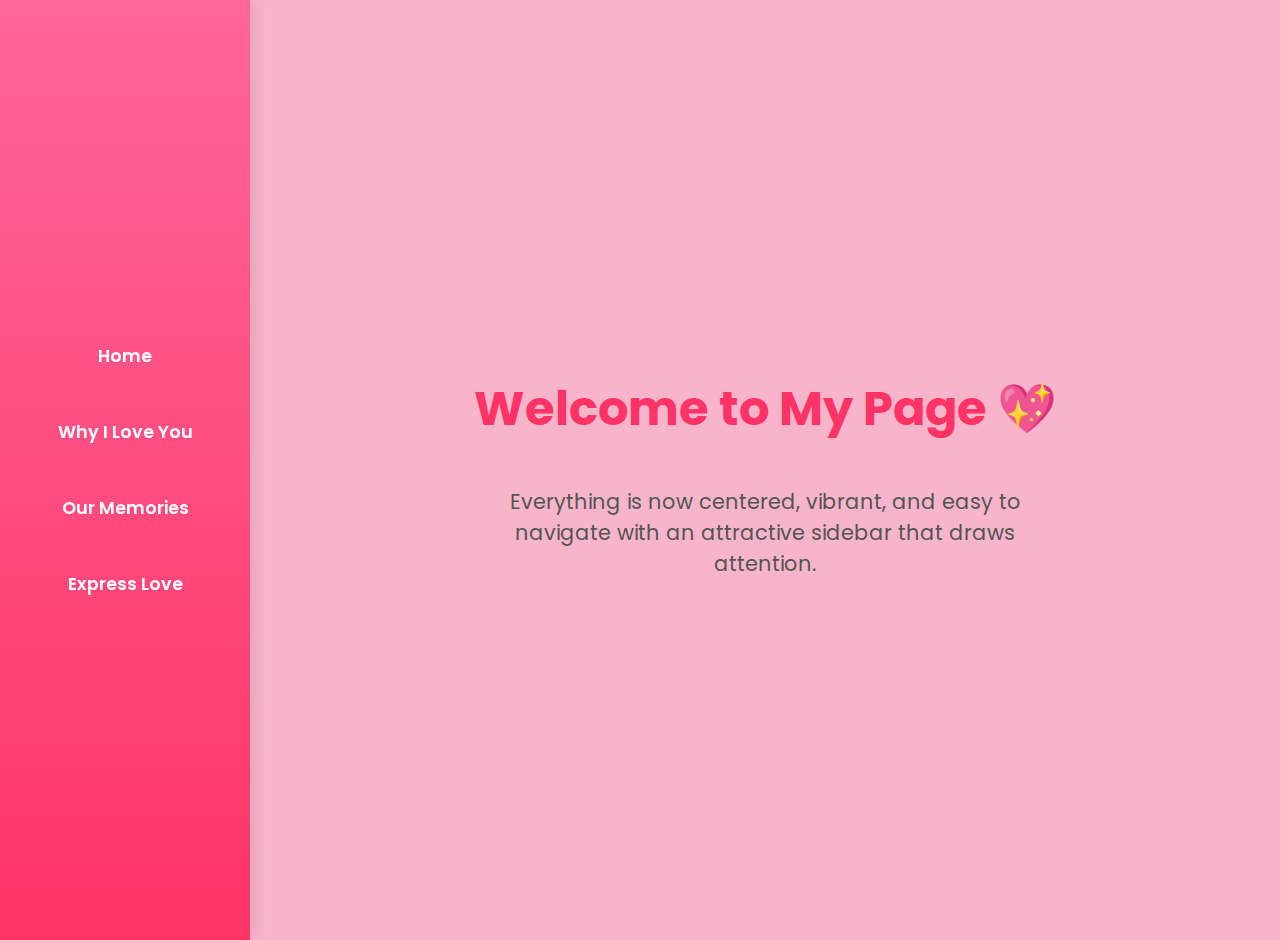
<file: index.htm>
<!DOCTYPE html>
<html lang="en">

<head>
  <meta charset="UTF-8">
  <meta name="viewport" content="width=device-width, initial-scale=1.0">
  <title>My Page</title>
  <link href="https://fonts.googleapis.com/css2?family=Poppins&display=swap" rel="stylesheet">
  <style>
    body {
      font-family: 'Poppins', sans-serif;
      margin: 0;
      padding: 0;
      display: flex;
      min-height: 100vh;
      background: #f2f2f2;
    }

    /* Sidebar */
    .sidebar {
      width: 250px;
      background: linear-gradient(180deg, #ff6699, #ff3366);
      display: flex;
      flex-direction: column;
      justify-content: center; /* centers content vertically */
      align-items: center;
      padding: 20px 0;
      position: sticky;
      top: 0;
      height: 100vh;
      box-shadow: 4px 0 15px rgba(0, 0, 0, 0.1);
    }

    .sidebar a {
      color: #fff;
      text-decoration: none;
      font-weight: 600;
      padding: 15px 25px;
      margin: 10px 0;
      width: 80%;
      text-align: center;
      border-radius: 30px;
      transition: 0.3s;
      font-size: 1.1rem;
    }

    .sidebar a:hover {
      background-color: rgba(255, 255, 255, 0.2);
      transform: scale(1.05);
    }

    /* Main content */
    main {
      flex: 1;
      padding: 50px 30px;
      display: flex;
      flex-direction: column;
      justify-content: center; /* vertically center content */
      align-items: center;
      text-align: center;
      background-color:oklch(71.623% 0.19095 2.452 / 0.445)
    }

    main h1 {
      font-size: 3rem;
      color: #ff3366;
      margin-bottom: 20px;
    }

    main p {
      font-size: 1.3rem;
      color: #555;
      max-width: 600px;
    }

    /* Responsive */
    @media (max-width: 768px) {
      body {
        flex-direction: column;
      }

      .sidebar {
        width: 100%;
        height: auto;
        flex-direction: row;
        justify-content: center;
        padding: 10px 0;
      }

      .sidebar a {
        margin: 0 10px;
        width: auto;
        font-size: 1rem;
        border-radius: 20px;
      }

      main {
        padding: 30px 20px;
      }
    }
  </style>
</head>

<body>

  <div class="sidebar">
    <a href="home.htm">Home</a>
    <a href="reasons.htm">Why I Love You</a>
    <a href="memories.htm">Our Memories</a>
    <a href="expresslove.htm">Express Love</a>
  </div>

  <main>
    <h1>Welcome to My Page 💖</h1>
    <p>Everything is now centered, vibrant, and easy to navigate with an attractive sidebar that draws attention.</p>
  </main>

</body>

</html>
</file>
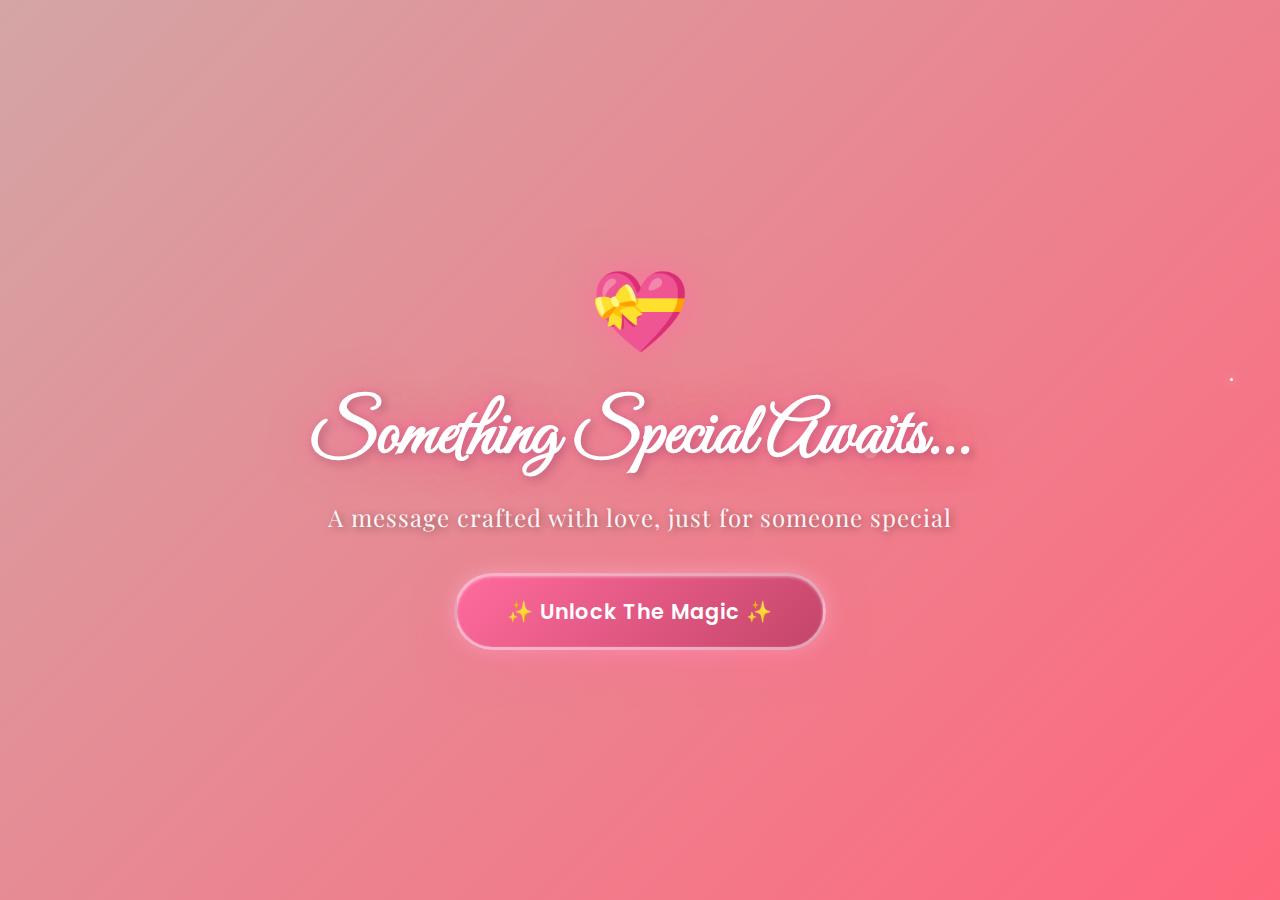
<file: index.html>
<!DOCTYPE html>
<html lang="en">

<head>
  <meta charset="UTF-8">
  <meta name="viewport" content="width=device-width, initial-scale=1.0">
  <link rel="shortcut icon" href="./fav.svg" type="image/x-icon">
  <title>A Special Message Awaits 💝</title>
  <link
    href="https://fonts.googleapis.com/css2?family=Great+Vibes&family=Playfair+Display:wght@400;700&family=Poppins:wght@300;400;600&display=swap"
    rel="stylesheet"></link>
    <link rel="stylesheet" href="index.css">
</head>

<body>

  <div class="container">
    <div class="heart-icon">💝</div>
    <h1>Something Special Awaits...</h1>
    <p class="subtitle">A message crafted with love, just for someone special</p>
    <button id="enterButton">
      <span class="button-text">✨ Unlock The Magic ✨</span>
    </button>
  </div>

   <!-- Popup Overlay -->
  <div class="overlay" id="popupOverlay">
    <div class="popup-card">
      <div class="close-btn" id="closePopup">×</div>
      <h2>💌 Enter Their Name</h2>
      <p>Who is this magical message for?</p>
      <input type="text" id="nameInput" placeholder="Type their name here... 💖" />
      <br>
      <button id="continueButton">Continue 💌</button>
    </div>
  </div>

  <script src="index.js"> </script>

</body>

</html>
</file>
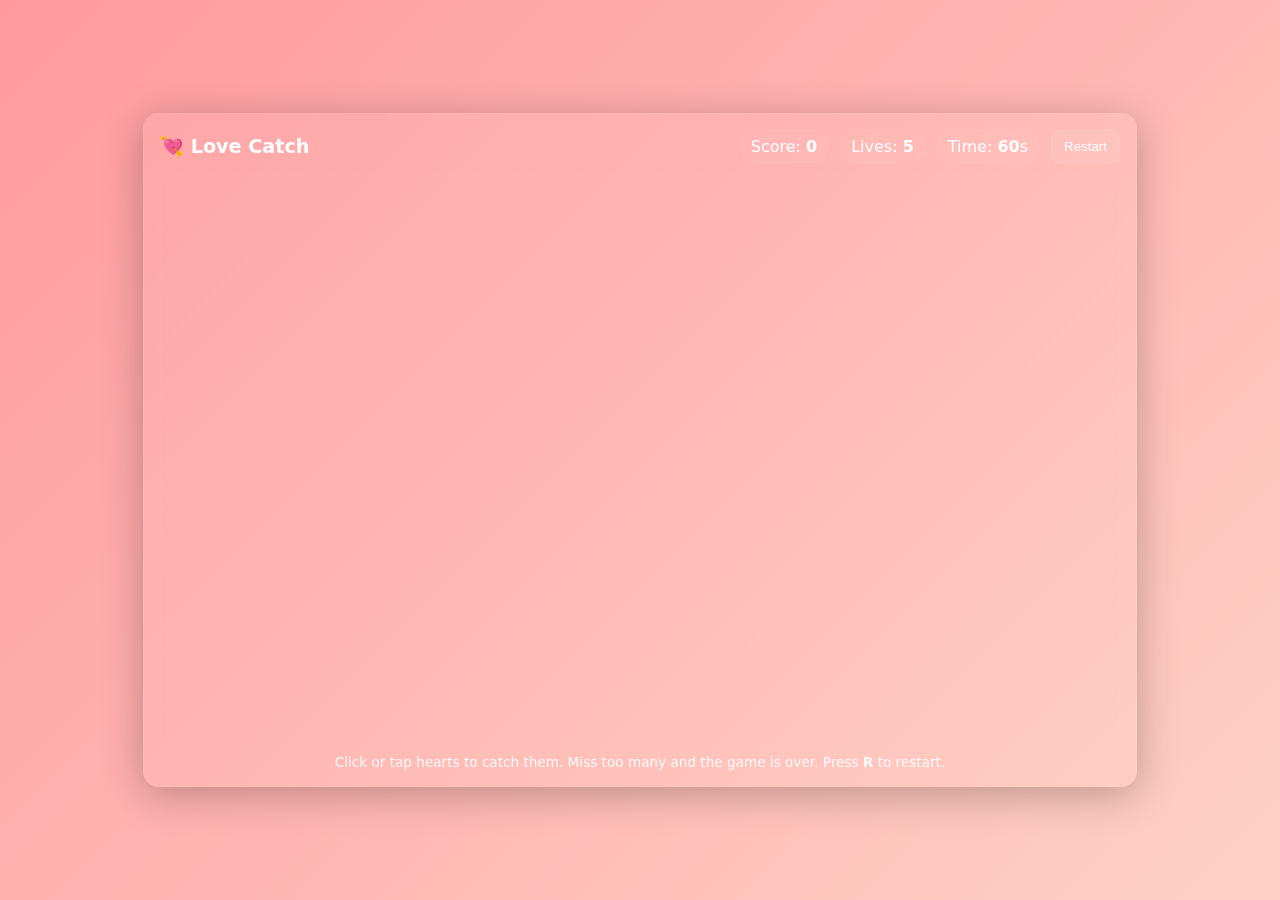
<file: game.htm>
<!doctype html>
<html lang="en">
<head>
  <meta charset="utf-8" />
  <meta name="viewport" content="width=device-width,initial-scale=1" />
  <title>Love Catch — Simple Love Game</title>
  <style>
    :root{
      --g1: #ff9a9e;
      --g2: #fad0c4;
      --g3: #fbc2eb;
      --g4: #a18cd1;
    }

    /* full-screen layout */
    html,body{height:100%;margin:0;font-family:Inter, system-ui, -apple-system, 'Segoe UI', Roboto, 'Helvetica Neue', Arial}
    .wrap{height:100%;display:flex;align-items:center;justify-content:center;overflow:hidden;position:relative}

    /* animated gradient background that will also be nudged by JS */
    .bg{
      position:absolute;inset:0;z-index:0;transition:background 1s linear;
      background: linear-gradient(135deg,var(--g1),var(--g2));
      will-change:background;
      animation: slowShift 20s linear infinite;
      filter: saturate(1.05) contrast(1.02);
    }

    @keyframes slowShift{
      0%{filter: hue-rotate(0deg)}
      50%{filter: hue-rotate(45deg)}
      100%{filter: hue-rotate(0deg)}
    }

    /* game card */
    .game{
      position:relative;z-index:1;width:min(960px,94vw);height:min(640px,86vh);
      background:rgba(255,255,255,0.06);backdrop-filter: blur(6px);
      border-radius:16px;padding:16px;box-shadow:0 8px 40px rgba(0,0,0,0.25);
      display:flex;flex-direction:column;overflow:hidden;border:1px solid rgba(255,255,255,0.08)
    }

    header{display:flex;justify-content:space-between;align-items:center;color:white}
    h1{font-size:1.2rem;margin:0}
    .controls{display:flex;gap:12px;align-items:center}
    .btn{background:rgba(255,255,255,0.08);border:1px solid rgba(255,255,255,0.12);color:white;padding:8px 12px;border-radius:8px;cursor:pointer}

    /* play area */
    .stage{position:relative;flex:1;margin-top:12px;border-radius:12px;overflow:hidden;border:1px dashed rgba(255,255,255,0.06)}

    /* heart style using css shape */
    .heart{
      position:absolute;width:44px;height:40px;transform:translate(-50%,-50%) scale(1);
      cursor:pointer;touch-action:none;user-select:none;z-index:2;pointer-events:auto;
      transition:transform 120ms ease-out, opacity 150ms linear;
    }
    .heart .shape{
      position:absolute;left:50%;top:50%;transform:translate(-50%,-50%) rotate(-45deg);
      width:28px;height:28px;background:linear-gradient(180deg,#ff6bcb,#ff3356);border-radius:4px;
    }
    .heart .shape::before, .heart .shape::after{
      content:"";position:absolute;width:28px;height:28px;background:inherit;border-radius:50%;
    }
    .heart .shape::before{left:-14px;top:0}
    .heart .shape::after{left:0;top:-14px}

    .pop{
      transform:scale(1.6);opacity:0;transition:transform 220ms ease-out, opacity 220ms linear;
    }

    /* HUD */
    .hud{color:white;display:flex;gap:12px;align-items:center}
    .stat{background:rgba(255,255,255,0.03);padding:6px 10px;border-radius:999px;border:1px solid rgba(255,255,255,0.06)}
    .footer{font-size:0.85rem;color:rgba(255,255,255,0.9);margin-top:8px;text-align:center}

    /* small responsive tweaks */
    @media (max-width:520px){.heart{width:36px;height:32px}.heart .shape{width:22px;height:22px}.game{padding:10px}}
  </style>
</head>
<body>
  <div class="wrap">
    <div class="bg" id="bg"></div>

    <div class="game" id="game">
      <header>
        <h1 id="txt">💘 Love Catch</h1>
        <div class="controls">
          <div class="hud">
            <div class="stat">Score: <strong id="score">0</strong></div>
            <div class="stat">Lives: <strong id="lives">5</strong></div>
            <div class="stat">Time: <strong id="time">60</strong>s</div>
          </div>
          <button class="btn" id="restart">Restart</button>
        </div>
      </header>

      <main class="stage" id="stage" aria-label="game stage">
        <!-- hearts will be spawned here -->
      </main>

      <div class="footer">Click or tap hearts to catch them. Miss too many and the game is over. Press <strong>R</strong> to restart.</div>
    </div>
  </div>

  <script>


const params = new URLSearchParams(window.location.search);
    const name = params.get("name");
    const text = document.getElementById("txt");

    if (name) {
      text.textContent = `Hello ${name} ❤️, Check yout Love`;
    }

     // Update nav links to pass the name parameter
     document.querySelectorAll('.nav-btn').forEach(btn => {
        if (!btn.href.includes('game.htm')) {
          const url = new URL(btn.href);
          url.searchParams.set('name', name);
          btn.href = url.toString();
        }
      });
    


    // Game settings
    const GAME_TIME = 60; // seconds
    const SPAWN_INTERVAL = 1000; // ms
    const MAX_HEARTS = 14;

    const stage = document.getElementById('stage');
    const scoreEl = document.getElementById('score');
    const livesEl = document.getElementById('lives');
    const timeEl = document.getElementById('time');
    const restartBtn = document.getElementById('restart');
    const bgEl = document.getElementById('bg');

    let score = 0, lives = 5, timeLeft = GAME_TIME;
    let hearts = new Map(); // id -> element
    let spawnTimer = null, gameTimer = null, animLoop = null;
    let nextId = 1; let lastTime = 0;

    // background color palette and JS-driven subtle changes
    const palette = [
      ['#ff9a9e','#fad0c4'],
      ['#a18cd1','#fbc2eb'],
      ['#fbc2eb','#a6c1ee'],
      ['#f6d365','#fda085'],
      ['#ffecd2','#fcb69f'],
      ['#cfd9df','#e2ebf0']
    ];
    let palIndex = 0;
    function nudgeBg(){
      palIndex = (palIndex+1) % palette.length;
      const [a,b] = palette[palIndex];
      bgEl.style.background = `linear-gradient(135deg, ${a}, ${b})`;
    }
    setInterval(nudgeBg, 2200); // gentle shift every 2.2s

    // create a heart DOM node
    function createHeart(x, y, speed){
      const id = nextId++;
      const el = document.createElement('div');
      el.className = 'heart';
      el.style.left = x + 'px';
      el.style.top = y + 'px';
      el.dataset.id = id;
      el.dataset.vy = speed; // px per second (negative = up, positive = down)

      const inner = document.createElement('div');
      inner.className = 'shape';
      el.appendChild(inner);

      el.addEventListener('pointerdown', popHeart);
      stage.appendChild(el);
      hearts.set(id, el);
      return el;
    }

    function spawnHeart(){
      if(hearts.size >= MAX_HEARTS) return;
      const rect = stage.getBoundingClientRect();
      // spawn near bottom with random horizontal position
      const x = Math.random() * rect.width;
      const y = rect.height + 40; // below view
      const upSpeed = - (60 + Math.random()*140); // px per second upwards
      createHeart(x,y,upSpeed);
    }

    function popHeart(e){
      const el = e.currentTarget;
      const id = Number(el.dataset.id);
      if(!hearts.has(id)) return;
      // visual pop
      el.classList.add('pop');
      el.removeEventListener('pointerdown', popHeart);

      score += 1;
      scoreEl.textContent = score;

      // small particle effect using clones
      for(let i=0;i<6;i++){
        const p = document.createElement('div');
        p.className = 'heart';
        p.style.left = el.style.left; p.style.top = el.style.top;
        p.style.width = (8+Math.random()*8)+'px'; p.style.height = (8+Math.random()*8)+'px';
        p.querySelector?.('div')
        const shape = document.createElement('div'); shape.className='shape'; shape.style.width='100%'; shape.style.height='100%';
        p.appendChild(shape);
        stage.appendChild(p);
        // animate out
        const dx = (Math.random()-0.5)*160; const dy = - (60 + Math.random()*160);
        p.animate([
          {transform:'translate(-50%,-50%) scale(1)', opacity:1},
          {transform:`translate(calc(-50% + ${dx}px), calc(-50% + ${dy}px)) scale(0.1)`, opacity:0}
        ],{duration:420+Math.random()*380, easing:'cubic-bezier(.2,.8,.2,1)'}).onfinish = ()=>p.remove();
      }

      // remove main heart after pop animation
      setTimeout(()=>{
        removeHeart(id);
      },220);
    }

    function removeHeart(id){
      const el = hearts.get(id);
      if(!el) return;
      el.remove(); hearts.delete(id);
    }

    // animation loop to move hearts
    function animateStep(ts){
      if(!lastTime) lastTime = ts; const dt = (ts-lastTime)/1000; lastTime = ts;
      hearts.forEach((el, id) =>{
        let vy = Number(el.dataset.vy);
        // position as px
        const left = parseFloat(el.style.left);
        let top = parseFloat(el.style.top);
        top += vy * dt;
        // slight horizontal sway
        const sway = Math.sin((ts + id*123)/500) * 8 * dt * 60;
        el.style.top = top + 'px';
        el.style.left = (left + sway) + 'px';

        // when heart goes above the top (caught by missing) - decrease life
        if(top < -40){
          removeHeart(id);
          lives -= 1; livesEl.textContent = lives;
          if(lives <= 0){
            endGame();
          }
        }
      });

      animLoop = requestAnimationFrame(animateStep);
    }

    // timers
    function startTimers(){
      spawnTimer = setInterval(spawnHeart, SPAWN_INTERVAL);
      gameTimer = setInterval(()=>{
        timeLeft -= 1; timeEl.textContent = timeLeft;
        if(timeLeft <= 0) endGame();
      }, 1000);
      animLoop = requestAnimationFrame(animateStep);
    }

    function stopTimers(){
      clearInterval(spawnTimer); spawnTimer = null;
      clearInterval(gameTimer); gameTimer = null;
      cancelAnimationFrame(animLoop); animLoop = null;
      lastTime = 0;
    }

    function resetGame(){
      stopTimers(); hearts.forEach((el,id)=>el.remove()); hearts.clear();
      score=0; lives=5; timeLeft = GAME_TIME; scoreEl.textContent=score; livesEl.textContent=lives; timeEl.textContent=timeLeft;
      nextId = 1; startTimers();
    }

    function endGame(){
      stopTimers();
      // clear remaining hearts
      hearts.forEach((el,id)=>el.remove()); hearts.clear();
      // show an overlay message
      const ov = document.createElement('div');
      ov.style.position='absolute';ov.style.inset='0';ov.style.display='flex';ov.style.alignItems='center';ov.style.justifyContent='center';ov.style.zIndex=9;
      ov.innerHTML = `<div style="background:rgba(0,0,0,0.55);backdrop-filter: blur(4px);padding:22px;border-radius:12px;color:white;text-align:center;max-width:86%;">\n        <h2 style=\"margin:0 0 8px 0\">${score >= 30 ? 'You are loved! 💖' : 'Game Over 💔'}</h2>\n        <p style=\"margin:0 0 16px 0\">Score: <strong>${score}</strong></p>\n        <button id=\"playAgain\" style=\"padding:10px 14px;border-radius:10px;border:1px solid rgba(255,255,255,0.12);background:rgba(255,255,255,0.06);color:white;cursor:pointer\">Play Again</button>\n      </div>`;
      document.getElementById('game').appendChild(ov);
      document.getElementById('playAgain').addEventListener('click', ()=>{ov.remove(); resetGame();});
    }

    // keyboard shortcut
    window.addEventListener('keydown', (e)=>{ if(e.key.toLowerCase()==='r'){ resetGame(); }});
    restartBtn.addEventListener('click', resetGame);

    // start
    resetGame();

    // friendly mobile handling: prevent page scroll while interacting with stage
    stage.addEventListener('touchmove', (e)=>{ e.preventDefault(); }, {passive:false});

    // small accessibility: allow keyboard click on hearts if focused
    stage.addEventListener('click', (ev)=>{
      // clicking empty space does nothing
    });

  </script>
</body>
</html>
</file>
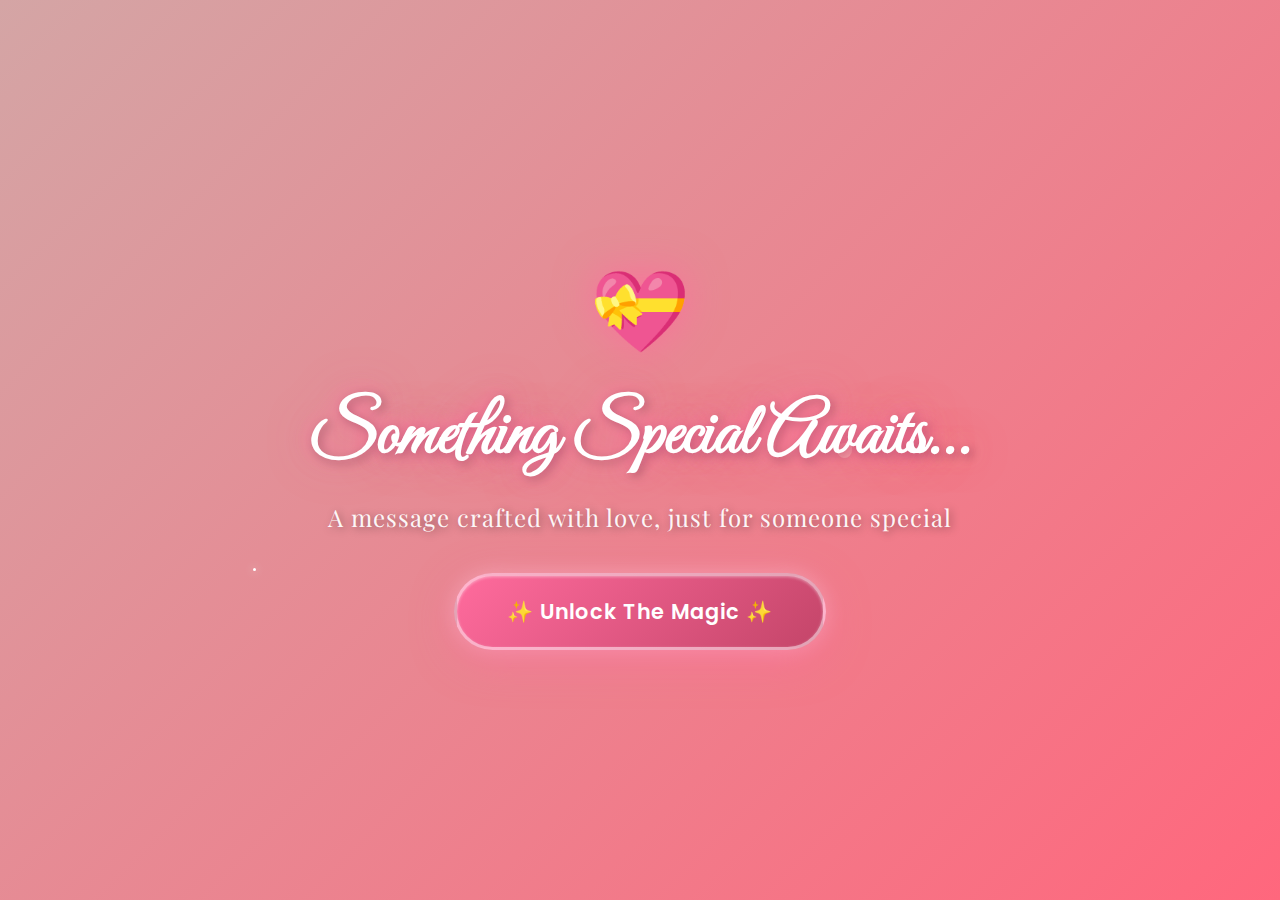
<file: home.htm>
<!DOCTYPE html>
<html lang="en">

<head>
  <meta charset="UTF-8">
  <meta name="viewport" content="width=device-width, initial-scale=1.0">
  <link rel="shortcut icon" href="./fav.svg" type="image/x-icon">
  <title>A Special Message Awaits 💝</title>
  <link
    href="https://fonts.googleapis.com/css2?family=Great+Vibes&family=Playfair+Display:wght@400;700&family=Poppins:wght@300;400;600&display=swap"
    rel="stylesheet">

  <style>
    * {
      margin: 0;
      padding: 0;
      box-sizing: border-box;
    }

    body {
      font-family: 'Poppins', sans-serif;
      height: 100vh;
      overflow: hidden;
      display: flex;
      justify-content: center;
      align-items: center;
      background: linear-gradient(-45deg, #ff6b9d, #c44569, #ffc3a0, #ff677d, #d4a5a5);
      background-size: 400% 400%;
      animation: gradientShift 15s ease infinite;
      position: relative;
    }

    @keyframes gradientShift {
      0% {
        background-position: 0% 50%;
      }

      50% {
        background-position: 100% 50%;
      }

      100% {
        background-position: 0% 50%;
      }
    }

    .container {
      text-align: center;
      z-index: 10;
      animation: fadeInUp 1.5s ease-out;
    }

    @keyframes fadeInUp {
      0% {
        opacity: 0;
        transform: translateY(30px);
      }

      100% {
        opacity: 1;
        transform: translateY(0);
      }
    }

    .heart-icon {
      font-size: 5rem;
      animation: heartbeat 1.5s ease-in-out infinite;
      margin-bottom: 20px;
      filter: drop-shadow(0 0 20px rgba(255, 107, 157, 0.8));
    }

    @keyframes heartbeat {

      0%,
      100% {
        transform: scale(1);
      }

      10%,
      30% {
        transform: scale(1.1);
      }

      20%,
      40% {
        transform: scale(1.05);
      }
    }

    h1 {
      font-family: 'Great Vibes', cursive;
      font-size: 4.5rem;
      color: white;
      text-shadow: 0 0 20px rgba(255, 107, 157, 0.8),
        0 0 40px rgba(255, 107, 157, 0.5),
        3px 3px 10px rgba(0, 0, 0, 0.3);
      margin-bottom: 20px;
      animation: glow 2s ease-in-out infinite alternate;
    }

    @keyframes glow {
      0% {
        text-shadow: 0 0 20px rgba(255, 107, 157, 0.8), 0 0 40px rgba(255, 107, 157, 0.5), 3px 3px 10px rgba(0, 0, 0, 0.3);
      }

      100% {
        text-shadow: 0 0 30px rgba(255, 107, 157, 1), 0 0 60px rgba(255, 107, 157, 0.7), 3px 3px 10px rgba(0, 0, 0, 0.3);
      }
    }

    .subtitle {
      font-family: 'Playfair Display', serif;
      font-size: 1.5rem;
      color: rgba(255, 255, 255, 0.95);
      margin-bottom: 40px;
      text-shadow: 2px 2px 8px rgba(0, 0, 0, 0.4);
      letter-spacing: 1px;
    }

    #enterButton {
      padding: 20px 50px;
      font-size: 1.3rem;
      font-weight: 600;
      cursor: pointer;
      background: linear-gradient(135deg, #ff6b9d 0%, #c44569 100%);
      color: white;
      border: 3px solid rgba(255, 255, 255, 0.5);
      border-radius: 50px;
      box-shadow: 0 10px 40px rgba(255, 107, 157, 0.5),
        0 0 20px rgba(255, 255, 255, 0.3),
        inset 0 1px 3px rgba(255, 255, 255, 0.4);
      transition: all 0.3s ease;
      font-family: 'Poppins', sans-serif;
      letter-spacing: 1px;
      position: relative;
      overflow: hidden;
    }

    #enterButton::before {
      content: '';
      position: absolute;
      top: 50%;
      left: 50%;
      width: 0;
      height: 0;
      border-radius: 50%;
      background: rgba(255, 255, 255, 0.3);
      transform: translate(-50%, -50%);
      transition: width 0.6s, height 0.6s;
    }

    #enterButton:hover::before {
      width: 300px;
      height: 300px;
    }

    #enterButton:hover {
      transform: translateY(-5px) scale(1.05);
      box-shadow: 0 15px 50px rgba(255, 107, 157, 0.7),
        0 0 30px rgba(255, 255, 255, 0.5),
        inset 0 1px 3px rgba(255, 255, 255, 0.6);
      border-color: white;
    }

    #enterButton:active {
      transform: translateY(-2px) scale(1.02);
    }

    .button-text {
      position: relative;
      z-index: 1;
    }

    /* Floating hearts */
    .floating-heart {
      position: absolute;
      font-size: 2rem;
      animation: float 8s infinite ease-in-out;
      opacity: 0.7;
      pointer-events: none;
    }

    @keyframes float {

      0%,
      100% {
        transform: translateY(0) rotate(0deg);
        opacity: 0;
      }

      10% {
        opacity: 0.7;
      }

      90% {
        opacity: 0.7;
      }

      100% {
        transform: translateY(-100vh) rotate(360deg);
        opacity: 0;
      }
    }

    /* Rose petals */
    .petal {
      position: absolute;
      width: 15px;
      height: 15px;
      background: linear-gradient(135deg, #ff9a9e 0%, #fad0c4 100%);
      border-radius: 50% 0 50% 50%;
      opacity: 0.6;
      animation: petalFall 10s infinite ease-in;
    }

    @keyframes petalFall {
      0% {
        transform: translateY(-10vh) rotate(0deg);
        opacity: 0.8;
      }

      100% {
        transform: translateY(110vh) rotate(720deg);
        opacity: 0;
      }
    }

    /* Sparkles */
    .sparkle {
      position: absolute;
      width: 3px;
      height: 3px;
      background: white;
      border-radius: 50%;
      box-shadow: 0 0 10px white;
      animation: sparkleAnim 3s infinite ease-in-out;
    }

    @keyframes sparkleAnim {

      0%,
      100% {
        opacity: 0;
        transform: scale(0);
      }

      50% {
        opacity: 1;
        transform: scale(1);
      }
    }

    @media (max-width: 768px) {
      h1 {
        font-size: 3rem;
      }

      .subtitle {
        font-size: 1.2rem;
      }

      #enterButton {
        padding: 15px 35px;
        font-size: 1.1rem;
      }

      .heart-icon {
        font-size: 3.5rem;
      }
    }

    /* Popup Overlay */
    .overlay {
      position: fixed;
      top: 0;
      left: 0;
      width: 100%;
      height: 100%;
      background: rgba(255, 192, 203, 0.3);
      backdrop-filter: blur(8px);
      display: none;
      justify-content: center;
      align-items: center;
      z-index: 20;
      animation: fadeIn 0.5s ease forwards;
    }

    @keyframes fadeIn {
      from {
        opacity: 0;
      }

      to {
        opacity: 1;
      }
    }

     /* Popup Card */
    .popup-card {
      background: linear-gradient(145deg, #ffe0eb, #ffd1e1);
      padding: 40px;
      border-radius: 20px;
      text-align: center;
      box-shadow: 0 10px 40px rgba(255, 107, 157, 0.5);
      animation: popIn 0.6s ease;
      border: 2px solid white;
    }

     @keyframes popIn {
      0% {
        transform: scale(0.8);
        opacity: 0;
      }

      100% {
        transform: scale(1);
        opacity: 1;
      }
    }

    .popup-card h2 {
      font-family: 'Great Vibes', cursive;
      color: #c44569;
      font-size: 2.5rem;
      margin-bottom: 15px;
    }

    .popup-card p {
      color: #444;
      font-family: 'Poppins', sans-serif;
      margin-bottom: 20px;
    }

    .popup-card input {
      padding: 12px 20px;
      border-radius: 30px;
      border: none;
      outline: none;
      width: 80%;
      font-size: 1rem;
      text-align: center;
      margin-bottom: 25px;
      box-shadow: 0 0 15px rgba(255, 107, 157, 0.3);
    }

    .popup-card button {
      background: linear-gradient(135deg, #ff6b9d 0%, #c44569 100%);
      border: none;
      color: white;
      padding: 12px 30px;
      border-radius: 30px;
      cursor: pointer;
      font-weight: 600;
      transition: all 0.3s ease;
      box-shadow: 0 10px 20px rgba(255, 107, 157, 0.5);
    }

    .popup-card button:hover {
      transform: translateY(-3px);
      box-shadow: 0 15px 30px rgba(255, 107, 157, 0.6);
    }

     .close-btn {
      position: absolute;
      top: 20px;
      right: 30px;
      font-size: 1.8rem;
      color: #c44569;
      cursor: pointer;
      transition: transform 0.2s;
    }

    .close-btn:hover {
      transform: scale(1.2);
    }

    @media (max-width: 768px) {
      .popup-card {
        width: 85%;
        padding: 30px;
      }
    }

  </style>
</head>

<body>

  <div class="container">
    <div class="heart-icon">💝</div>
    <h1>Something Special Awaits...</h1>
    <p class="subtitle">A message crafted with love, just for someone special</p>
    <button id="enterButton">
      <span class="button-text">✨ Unlock The Magic ✨</span>
    </button>
  </div>

   <!-- Popup Overlay -->
  <div class="overlay" id="popupOverlay">
    <div class="popup-card">
      <div class="close-btn" id="closePopup">×</div>
      <h2>💌 Enter Their Name</h2>
      <p>Who is this magical message for?</p>
      <input type="text" id="nameInput" placeholder="Type their name here... 💖" />
      <br>
      <button id="continueButton">Continue 💌</button>
    </div>
  </div>

  <script>
    // Create floating hearts
    function createFloatingHeart() {
      const heart = document.createElement('div');
      heart.className = 'floating-heart';
      heart.textContent = ['💕', '💖', '💗', '💓', '💝'][Math.floor(Math.random() * 5)];
      heart.style.left = Math.random() * 100 + 'vw';
      heart.style.animationDelay = Math.random() * 3 + 's';
      heart.style.animationDuration = (6 + Math.random() * 4) + 's';
      document.body.appendChild(heart);

      setTimeout(() => heart.remove(), 10000);
    }

    // Create rose petals
    function createPetal() {
      const petal = document.createElement('div');
      petal.className = 'petal';
      petal.style.left = Math.random() * 100 + 'vw';
      petal.style.animationDelay = Math.random() * 5 + 's';
      petal.style.animationDuration = (8 + Math.random() * 4) + 's';
      document.body.appendChild(petal);

      setTimeout(() => petal.remove(), 12000);
    }

    // Create sparkles
    function createSparkle() {
      const sparkle = document.createElement('div');
      sparkle.className = 'sparkle';
      sparkle.style.top = Math.random() * 100 + 'vh';
      sparkle.style.left = Math.random() * 100 + 'vw';
      sparkle.style.animationDelay = Math.random() * 2 + 's';
      document.body.appendChild(sparkle);

      setTimeout(() => sparkle.remove(), 3000);
    }

    // Generate effects
    setInterval(createFloatingHeart, 800);
    setInterval(createPetal, 600);
    setInterval(createSparkle, 400);

    const overlay = document.getElementById('popupOverlay');
    const openBtn = document.getElementById('enterButton');
    const closeBtn = document.getElementById('closePopup');
    const continueBtn = document.getElementById('continueButton');
    const nameInput = document.getElementById('nameInput');

    openBtn.addEventListener('click', () => {
      overlay.style.display = 'flex';
    });

    closeBtn.addEventListener('click', () => {
      overlay.style.display = 'none';
    });

    continueBtn.addEventListener('click', () => {
      const name = nameInput.value.trim();
      if (name) {
        window.location.href = `page2.htm?name=${encodeURIComponent(name)}`;
      } else {
        nameInput.placeholder = "Please enter a name 💞";
      }
    });
  </script>

</body>

</html>
</file>
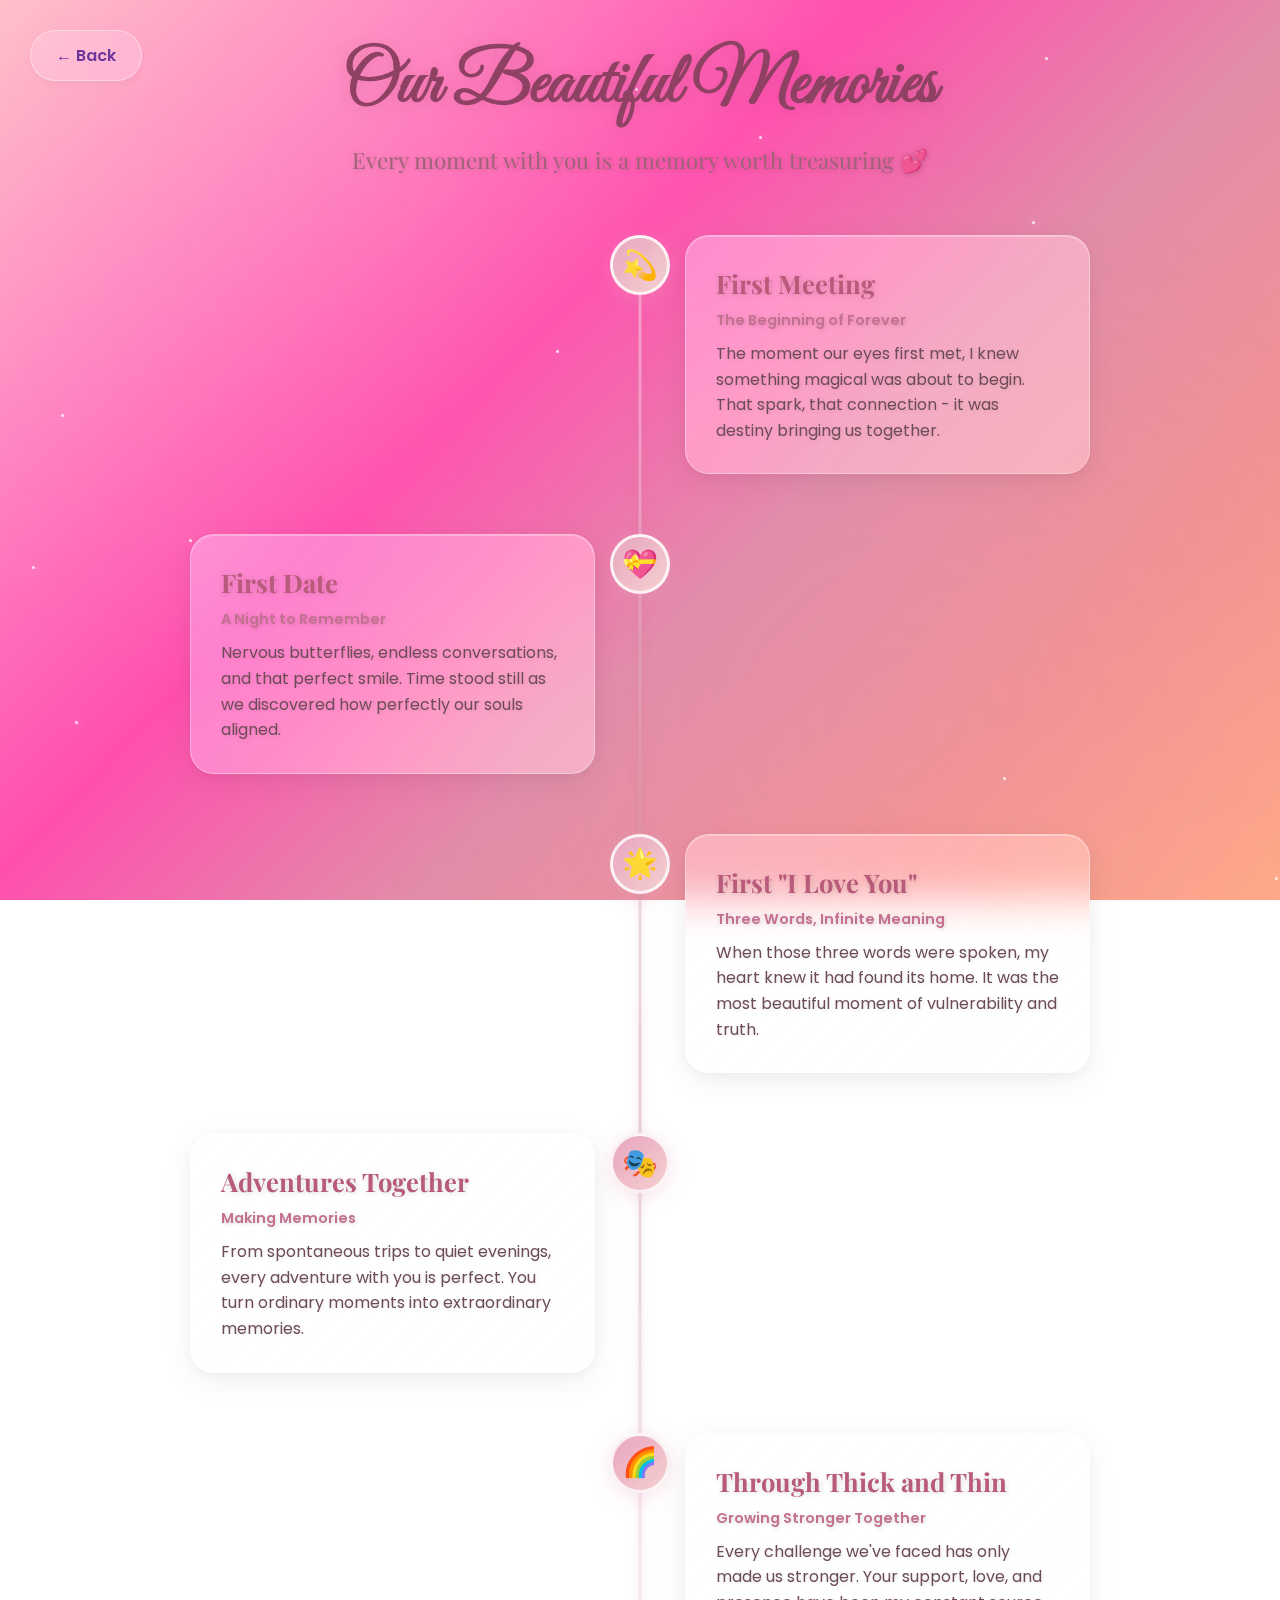
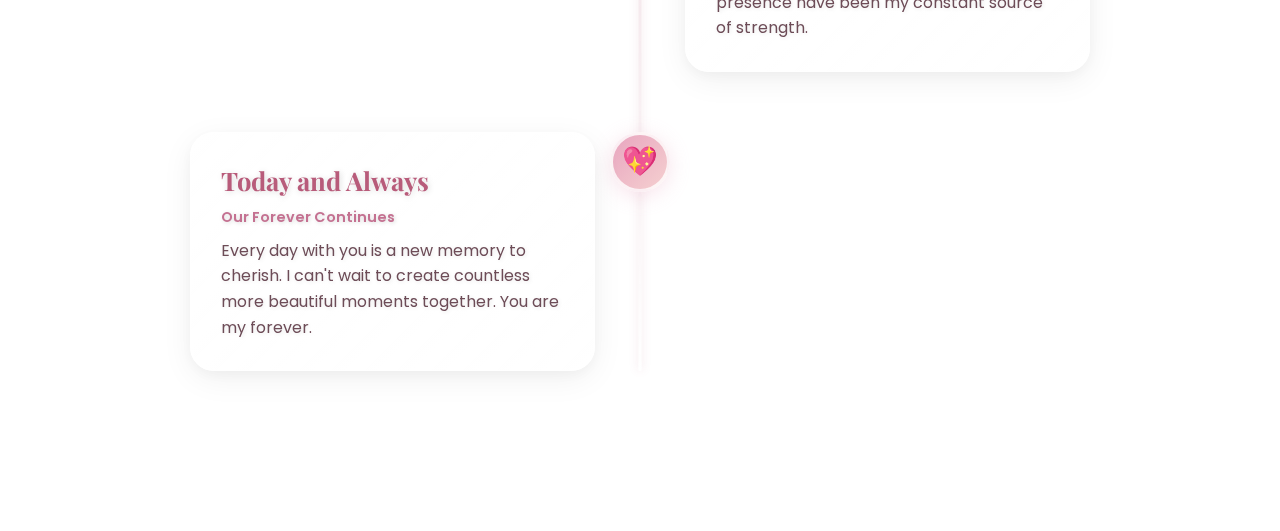
<file: memories.html>
<!DOCTYPE html>
<html lang="en">

<head>
  <meta charset="UTF-8">
  <meta name="viewport" content="width=device-width, initial-scale=1.0">
  <link rel="shortcut icon" href="./fav.svg" type="image/x-icon">
  <title>Our Beautiful Memories 📸</title>
  <link
    href="https://fonts.googleapis.com/css2?family=Great+Vibes&family=Playfair+Display:wght@400;600;700&family=Poppins:wght@300;400;600&display=swap"
    rel="stylesheet">
<link rel="stylesheet" href="memories.css">
  
</head>

<body>

  <a href="page2.html" class="back-button">← Back</a>

  <div class="sparkles" id="sparkles"></div>

  <div class="container">
    <div class="header">
      <h1>Our Beautiful Memories</h1>
      <p class="subtitle">Every moment with you is a memory worth treasuring 💕</p>
    </div>

    <div class="timeline">
      <div class="memory">
        <div class="memory-icon">💫</div>
        <div class="memory-content">
          <h3 class="memory-title">First Meeting</h3>
          <p class="memory-date">The Beginning of Forever</p>
          <p class="memory-text">The moment our eyes first met, I knew something magical was about to begin. That spark,
            that connection - it was destiny bringing us together.</p>
        </div>
      </div>

      <div class="memory">
        <div class="memory-icon">💝</div>
        <div class="memory-content">
          <h3 class="memory-title">First Date</h3>
          <p class="memory-date">A Night to Remember</p>
          <p class="memory-text">Nervous butterflies, endless conversations, and that perfect smile. Time stood still as
            we discovered how perfectly our souls aligned.</p>
        </div>
      </div>

      <div class="memory">
        <div class="memory-icon">🌟</div>
        <div class="memory-content">
          <h3 class="memory-title">First "I Love You"</h3>
          <p class="memory-date">Three Words, Infinite Meaning</p>
          <p class="memory-text">When those three words were spoken, my heart knew it had found its home. It was the
            most beautiful moment of vulnerability and truth.</p>
        </div>
      </div>

      <div class="memory">
        <div class="memory-icon">🎭</div>
        <div class="memory-content">
          <h3 class="memory-title">Adventures Together</h3>
          <p class="memory-date">Making Memories</p>
          <p class="memory-text">From spontaneous trips to quiet evenings, every adventure with you is perfect. You turn
            ordinary moments into extraordinary memories.</p>
        </div>
      </div>

      <div class="memory">
        <div class="memory-icon">🌈</div>
        <div class="memory-content">
          <h3 class="memory-title">Through Thick and Thin</h3>
          <p class="memory-date">Growing Stronger Together</p>
          <p class="memory-text">Every challenge we've faced has only made us stronger. Your support, love, and presence
            have been my constant source of strength.</p>
        </div>
      </div>

      <div class="memory">
        <div class="memory-icon">💖</div>
        <div class="memory-content">
          <h3 class="memory-title">Today and Always</h3>
          <p class="memory-date">Our Forever Continues</p>
          <p class="memory-text">Every day with you is a new memory to cherish. I can't wait to create countless more
            beautiful moments together. You are my forever.</p>
        </div>
      </div>
    </div>
  </div>

  <script src="memories.js"> </script>

</body>

</html>
</file>
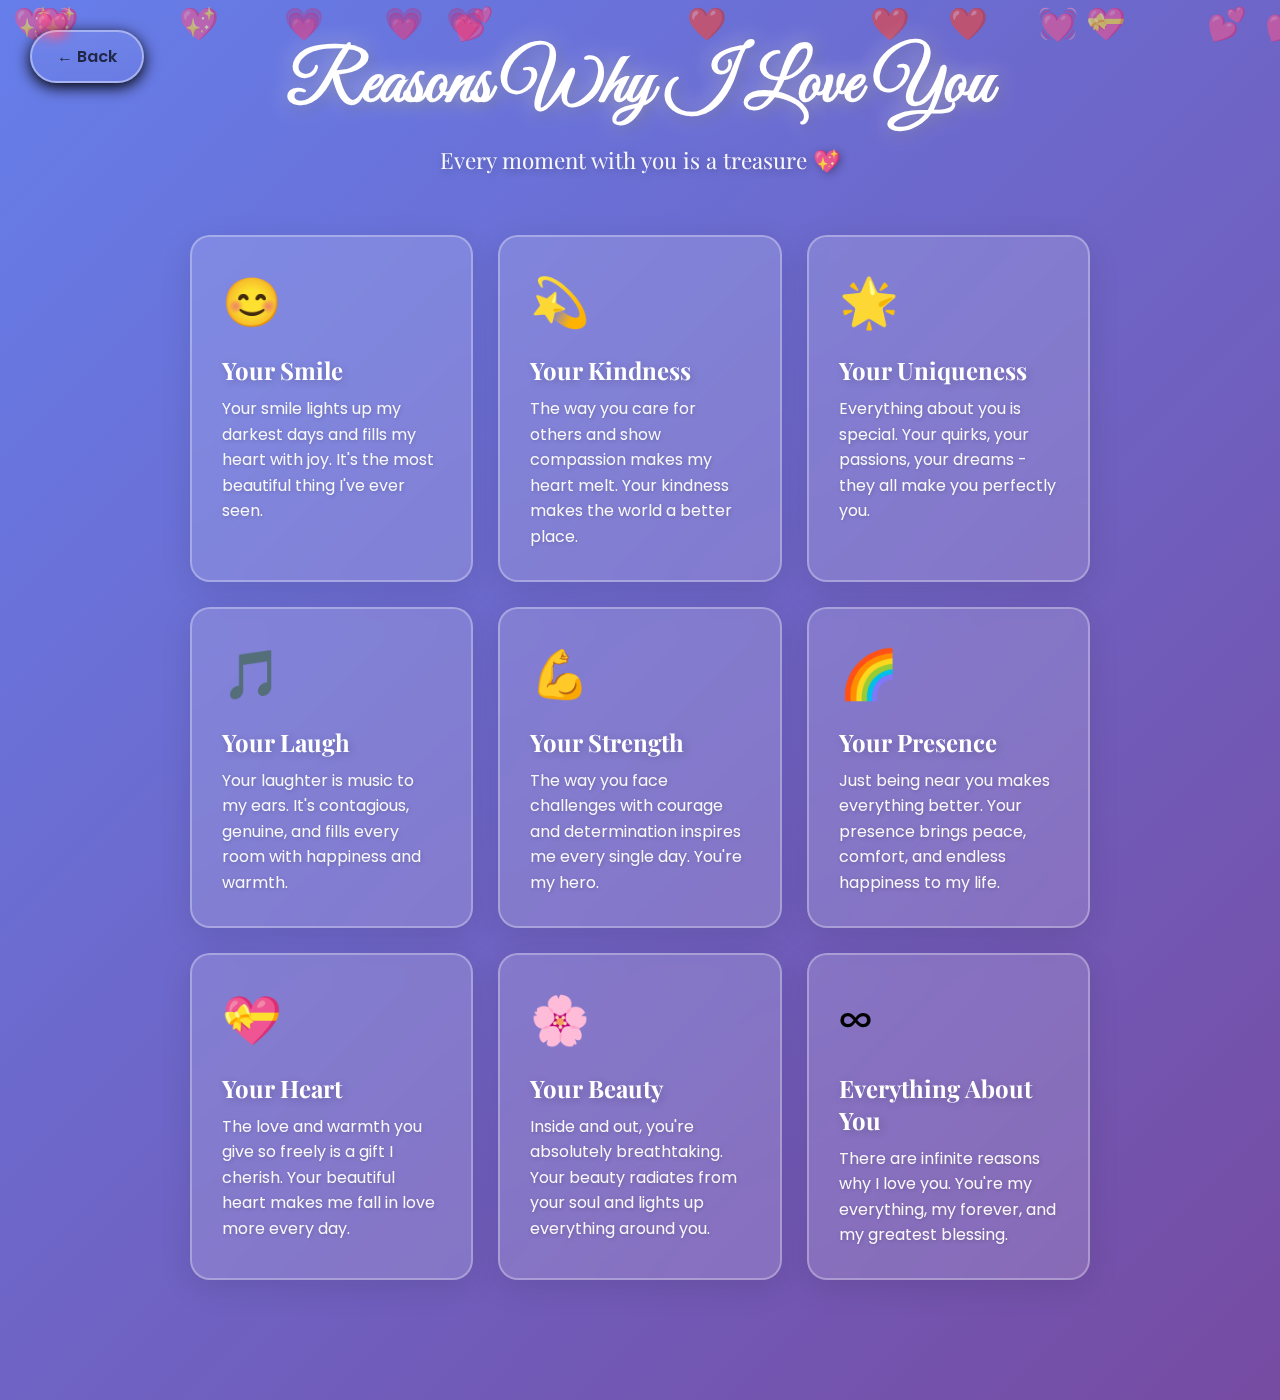
<file: reasons.html>
<!DOCTYPE html>
<html lang="en">

<head>
  <meta charset="UTF-8">
  <meta name="viewport" content="width=device-width, initial-scale=1.0">
  <link rel="shortcut icon" href="./fav.svg" type="image/x-icon">
  <title>Why I Love You 💕</title>
  <link
    href="https://fonts.googleapis.com/css2?family=Great+Vibes&family=Playfair+Display:wght@400;600;700&family=Poppins:wght@300;400;600&display=swap"
    rel="stylesheet">

 <link rel="stylesheet" href="reasons.css">
</head>

<body>

  <a href="page2.htm" class="back-button">← Back</a>

  <div class="floating-hearts" id="floatingHearts"></div>

  <div class="container">
    <div class="header">
      <h1>Reasons Why I Love You</h1>
      <p class="subtitle">Every moment with you is a treasure 💖</p>
    </div>

    <div class="reasons-grid">
      <div class="reason-card">
        <span class="reason-icon">😊</span>
        <h3 class="reason-title">Your Smile</h3>
        <p class="reason-text">Your smile lights up my darkest days and fills my heart with joy. It's the most beautiful
          thing I've ever seen.</p>
      </div>

      <div class="reason-card">
        <span class="reason-icon">💫</span>
        <h3 class="reason-title">Your Kindness</h3>
        <p class="reason-text">The way you care for others and show compassion makes my heart melt. Your kindness makes
          the world a better place.</p>
      </div>

      <div class="reason-card">
        <span class="reason-icon">🌟</span>
        <h3 class="reason-title">Your Uniqueness</h3>
        <p class="reason-text">Everything about you is special. Your quirks, your passions, your dreams - they all make
          you perfectly you.</p>
      </div>

      <div class="reason-card">
        <span class="reason-icon">🎵</span>
        <h3 class="reason-title">Your Laugh</h3>
        <p class="reason-text">Your laughter is music to my ears. It's contagious, genuine, and fills every room with
          happiness and warmth.</p>
      </div>

      <div class="reason-card">
        <span class="reason-icon">💪</span>
        <h3 class="reason-title">Your Strength</h3>
        <p class="reason-text">The way you face challenges with courage and determination inspires me every single day.
          You're my hero.</p>
      </div>

      <div class="reason-card">
        <span class="reason-icon">🌈</span>
        <h3 class="reason-title">Your Presence</h3>
        <p class="reason-text">Just being near you makes everything better. Your presence brings peace, comfort, and
          endless happiness to my life.</p>
      </div>

      <div class="reason-card">
        <span class="reason-icon">💝</span>
        <h3 class="reason-title">Your Heart</h3>
        <p class="reason-text">The love and warmth you give so freely is a gift I cherish. Your beautiful heart makes me
          fall in love more every day.</p>
      </div>

      <div class="reason-card">
        <span class="reason-icon">🌸</span>
        <h3 class="reason-title">Your Beauty</h3>
        <p class="reason-text">Inside and out, you're absolutely breathtaking. Your beauty radiates from your soul and
          lights up everything around you.</p>
      </div>

      <div class="reason-card">
        <span class="reason-icon">∞</span>
        <h3 class="reason-title">Everything About You</h3>
        <p class="reason-text">There are infinite reasons why I love you. You're my everything, my forever, and my
          greatest blessing.</p>
      </div>
    </div>
  </div>

  <script src="reasons.js"></script>

</body>

</html>
</file>
<file: index.css>
* {
      margin: 0;
      padding: 0;
      box-sizing: border-box;
    }

    body {
      font-family: 'Poppins', sans-serif;
      height: 100vh;
      overflow: hidden;
      display: flex;
      justify-content: center;
      align-items: center;
      background: linear-gradient(-45deg, #ff6b9d, #c44569, #ffc3a0, #ff677d, #d4a5a5);
      background-size: 400% 400%;
      animation: gradientShift 15s ease infinite;
      position: relative;
    }

    @keyframes gradientShift {
      0% {
        background-position: 0% 50%;
      }

      50% {
        background-position: 100% 50%;
      }

      100% {
        background-position: 0% 50%;
      }
    }

    .container {
      text-align: center;
      z-index: 10;
      animation: fadeInUp 1.5s ease-out;
    }

    @keyframes fadeInUp {
      0% {
        opacity: 0;
        transform: translateY(30px);
      }

      100% {
        opacity: 1;
        transform: translateY(0);
      }
    }

    .heart-icon {
      font-size: 5rem;
      animation: heartbeat 1.5s ease-in-out infinite;
      margin-bottom: 20px;
      filter: drop-shadow(0 0 20px rgba(255, 107, 157, 0.8));
    }

    @keyframes heartbeat {

      0%,
      100% {
        transform: scale(1);
      }

      10%,
      30% {
        transform: scale(1.1);
      }

      20%,
      40% {
        transform: scale(1.05);
      }
    }

    h1 {
      font-family: 'Great Vibes', cursive;
      font-size: 4.5rem;
      color: white;
      text-shadow: 0 0 20px rgba(255, 107, 157, 0.8),
        0 0 40px rgba(255, 107, 157, 0.5),
        3px 3px 10px rgba(0, 0, 0, 0.3);
      margin-bottom: 20px;
      animation: glow 2s ease-in-out infinite alternate;
    }

    @keyframes glow {
      0% {
        text-shadow: 0 0 20px rgba(255, 107, 157, 0.8), 0 0 40px rgba(255, 107, 157, 0.5), 3px 3px 10px rgba(0, 0, 0, 0.3);
      }

      100% {
        text-shadow: 0 0 30px rgba(255, 107, 157, 1), 0 0 60px rgba(255, 107, 157, 0.7), 3px 3px 10px rgba(0, 0, 0, 0.3);
      }
    }

    .subtitle {
      font-family: 'Playfair Display', serif;
      font-size: 1.5rem;
      color: rgba(255, 255, 255, 0.95);
      margin-bottom: 40px;
      text-shadow: 2px 2px 8px rgba(0, 0, 0, 0.4);
      letter-spacing: 1px;
    }

    #enterButton {
      padding: 20px 50px;
      font-size: 1.3rem;
      font-weight: 600;
      cursor: pointer;
      background: linear-gradient(135deg, #ff6b9d 0%, #c44569 100%);
      color: white;
      border: 3px solid rgba(255, 255, 255, 0.5);
      border-radius: 50px;
      box-shadow: 0 10px 40px rgba(255, 107, 157, 0.5),
        0 0 20px rgba(255, 255, 255, 0.3),
        inset 0 1px 3px rgba(255, 255, 255, 0.4);
      transition: all 0.3s ease;
      font-family: 'Poppins', sans-serif;
      letter-spacing: 1px;
      position: relative;
      overflow: hidden;
    }

    #enterButton::before {
      content: '';
      position: absolute;
      top: 50%;
      left: 50%;
      width: 0;
      height: 0;
      border-radius: 50%;
      background: rgba(255, 255, 255, 0.3);
      transform: translate(-50%, -50%);
      transition: width 0.6s, height 0.6s;
    }

    #enterButton:hover::before {
      width: 300px;
      height: 300px;
    }

    #enterButton:hover {
      transform: translateY(-5px) scale(1.05);
      box-shadow: 0 15px 50px rgba(255, 107, 157, 0.7),
        0 0 30px rgba(255, 255, 255, 0.5),
        inset 0 1px 3px rgba(255, 255, 255, 0.6);
      border-color: white;
    }

    #enterButton:active {
      transform: translateY(-2px) scale(1.02);
    }

    .button-text {
      position: relative;
      z-index: 1;
    }

    /* Floating hearts */
    .floating-heart {
      position: absolute;
      font-size: 2rem;
      animation: float 8s infinite ease-in-out;
      opacity: 0.7;
      pointer-events: none;
    }

    @keyframes float {

      0%,
      100% {
        transform: translateY(0) rotate(0deg);
        opacity: 0;
      }

      10% {
        opacity: 0.7;
      }

      90% {
        opacity: 0.7;
      }

      100% {
        transform: translateY(-100vh) rotate(360deg);
        opacity: 0;
      }
    }

    /* Rose petals */
    .petal {
      position: absolute;
      width: 15px;
      height: 15px;
      background: linear-gradient(135deg, #ff9a9e 0%, #fad0c4 100%);
      border-radius: 50% 0 50% 50%;
      opacity: 0.6;
      animation: petalFall 10s infinite ease-in;
    }

    @keyframes petalFall {
      0% {
        transform: translateY(-10vh) rotate(0deg);
        opacity: 0.8;
      }

      100% {
        transform: translateY(110vh) rotate(720deg);
        opacity: 0;
      }
    }

    /* Sparkles */
    .sparkle {
      position: absolute;
      width: 3px;
      height: 3px;
      background: white;
      border-radius: 50%;
      box-shadow: 0 0 10px white;
      animation: sparkleAnim 3s infinite ease-in-out;
    }

    @keyframes sparkleAnim {

      0%,
      100% {
        opacity: 0;
        transform: scale(0);
      }

      50% {
        opacity: 1;
        transform: scale(1);
      }
    }

    @media (max-width: 768px) {
      h1 {
        font-size: 3rem;
      }

      .subtitle {
        font-size: 1.2rem;
      }

      #enterButton {
        padding: 15px 35px;
        font-size: 1.1rem;
      }

      .heart-icon {
        font-size: 3.5rem;
      }
    }

    /* Popup Overlay */
    .overlay {
      position: fixed;
      top: 0;
      left: 0;
      width: 100%;
      height: 100%;
      background: rgba(255, 192, 203, 0.3);
      backdrop-filter: blur(8px);
      display: none;
      justify-content: center;
      align-items: center;
      z-index: 20;
      animation: fadeIn 0.5s ease forwards;
    }

    @keyframes fadeIn {
      from {
        opacity: 0;
      }

      to {
        opacity: 1;
      }
    }

     /* Popup Card */
    .popup-card {
      background: linear-gradient(145deg, #ffe0eb, #ffd1e1);
      padding: 40px;
      border-radius: 20px;
      text-align: center;
      box-shadow: 0 10px 40px rgba(255, 107, 157, 0.5);
      animation: popIn 0.6s ease;
      border: 2px solid white;
    }

     @keyframes popIn {
      0% {
        transform: scale(0.8);
        opacity: 0;
      }

      100% {
        transform: scale(1);
        opacity: 1;
      }
    }

    .popup-card h2 {
      font-family: 'Great Vibes', cursive;
      color: #c44569;
      font-size: 2.5rem;
      margin-bottom: 15px;
    }

    .popup-card p {
      color: #444;
      font-family: 'Poppins', sans-serif;
      margin-bottom: 20px;
    }

    .popup-card input {
      padding: 12px 20px;
      border-radius: 30px;
      border: none;
      outline: none;
      width: 80%;
      font-size: 1rem;
      text-align: center;
      margin-bottom: 25px;
      box-shadow: 0 0 15px rgba(255, 107, 157, 0.3);
    }

    .popup-card button {
      background: linear-gradient(135deg, #ff6b9d 0%, #c44569 100%);
      border: none;
      color: white;
      padding: 12px 30px;
      border-radius: 30px;
      cursor: pointer;
      font-weight: 600;
      transition: all 0.3s ease;
      box-shadow: 0 10px 20px rgba(255, 107, 157, 0.5);
    }

    .popup-card button:hover {
      transform: translateY(-3px);
      box-shadow: 0 15px 30px rgba(255, 107, 157, 0.6);
    }

     .close-btn {
      position: absolute;
      top: 20px;
      right: 30px;
      font-size: 1.8rem;
      color: #c44569;
      cursor: pointer;
      transition: transform 0.2s;
    }

    .close-btn:hover {
      transform: scale(1.2);
    }

    @media (max-width: 768px) {
      .popup-card {
        width: 85%;
        padding: 30px;
      }
    }
</file>
<file: memories.css>
* {
      margin: 0;
      padding: 0;
      box-sizing: border-box;
    }

    body {
      font-family: 'Poppins', sans-serif;
      min-height: 100vh;
      overflow-x: hidden;
      background: 
        linear-gradient(135deg, 
          rgba(255, 182, 193, 0.85) 0%, 
          rgba(255, 105, 180, 0.80) 20%, 
          rgba(255, 20, 147, 0.75) 40%, 
          rgba(219, 112, 147, 0.80) 60%, 
          rgba(240, 128, 128, 0.85) 80%, 
          rgba(255, 160, 122, 0.90) 100%
        ),
        url('https://images.unsplash.com/photo-1516414559093-91c1c3d7359c?q=80&w=1170&auto=format&fit=crop&ixlib=rb-4.1.0&ixid=M3wxMjA3fDB8MHxwaG90by1wYWdlfHx8fGVufDB8fHx8fA%3D%3D');
      background-attachment: fixed;
      background-size: cover;
      background-position: center center;
      background-repeat: no-repeat;
      padding: 40px 20px 100px;
      position: relative;
    }

    /* Add a subtle overlay for extra softness */
    body::before {
      content: '';
      position: fixed;
      top: 0;
      left: 0;
      width: 100%;
      height: 100%;
      background: radial-gradient(
        circle at 30% 20%, 
        rgba(255, 182, 193, 0.1) 0%, 
        transparent 50%
      ), 
      radial-gradient(
        circle at 70% 80%, 
        rgba(221, 160, 221, 0.08) 0%, 
        transparent 50%
      );
      pointer-events: none;
      z-index: 0;
    }



    .container {
      max-width: 1200px;
      margin: 0 auto;
      position: relative;
      z-index: 2;
    }

    .header {
      text-align: center;
      margin-bottom: 60px;
      animation: fadeInDown 1s ease-out;
    }

    @keyframes fadeInDown {
      0% {
        opacity: 0;
        transform: translateY(-30px);
      }

      100% {
        opacity: 1;
        transform: translateY(0);
      }
    }

    h1 {
      font-family: 'Great Vibes', cursive;
      font-size: 4.5rem;
      color: #8e4162;
      text-shadow: 0 2px 15px rgba(142, 65, 98, 0.2);
      margin-bottom: 15px;
    }

    .subtitle {
      font-family: 'Playfair Display', serif;
      font-size: 1.4rem;
      color: #a06279;
      text-shadow: 1px 1px 6px rgba(0, 0, 0, 0.2);
    }

    .timeline {
      position: relative;
      max-width: 900px;
      margin: 0 auto;
    }

    .timeline::before {
      content: '';
      position: absolute;
      left: 50%;
      transform: translateX(-50%);
      width: 3px;
      height: 100%;
      background: linear-gradient(180deg,
          rgba(255, 255, 255, 0.4),
          rgba(184, 91, 122, 0.3),
          rgba(255, 255, 255, 0.4));
      border-radius: 3px;
      box-shadow: 0 0 10px rgba(184, 91, 122, 0.2);
    }

    .memory {
      position: relative;
      margin-bottom: 60px;
      animation: fadeIn 1s ease-out backwards;
    }

    .memory:nth-child(1) {
      animation-delay: 0.1s;
    }

    .memory:nth-child(2) {
      animation-delay: 0.3s;
    }

    .memory:nth-child(3) {
      animation-delay: 0.5s;
    }

    .memory:nth-child(4) {
      animation-delay: 0.7s;
    }

    .memory:nth-child(5) {
      animation-delay: 0.9s;
    }

    .memory:nth-child(6) {
      animation-delay: 1.1s;
    }

    @keyframes fadeIn {
      0% {
        opacity: 0;
        transform: scale(0.8);
      }

      100% {
        opacity: 1;
        transform: scale(1);
      }
    }

    .memory-content {
      width: 45%;
      padding: 30px;
      background: rgba(255, 255, 255, 0.25);
      backdrop-filter: blur(20px) saturate(1.2);
      -webkit-backdrop-filter: blur(20px) saturate(1.2);
      border: 1px solid rgba(255, 255, 255, 0.4);
      border-radius: 24px;
      box-shadow: 
        0 8px 32px rgba(0, 0, 0, 0.06),
        0 4px 16px rgba(0, 0, 0, 0.04),
        inset 0 1px 0 rgba(255, 255, 255, 0.3);
      transition: all 0.4s cubic-bezier(0.4, 0, 0.2, 1);
      position: relative;
      overflow: hidden;
    }

    .memory-content::before {
      content: '';
      position: absolute;
      top: 0;
      left: 0;
      right: 0;
      bottom: 0;
      background: linear-gradient(
        135deg,
        rgba(255, 255, 255, 0.1) 0%,
        rgba(255, 255, 255, 0.05) 50%,
        rgba(255, 255, 255, 0.1) 100%
      );
      border-radius: inherit;
      z-index: -1;
    }

    .memory-content:hover {
      transform: translateY(-5px) scale(1.02);
      background: rgba(255, 255, 255, 0.35);
      box-shadow: 
        0 16px 48px rgba(255, 182, 193, 0.15),
        0 8px 24px rgba(255, 105, 180, 0.1),
        inset 0 1px 0 rgba(255, 255, 255, 0.4);
      border-color: rgba(255, 255, 255, 0.5);
    }

    .memory:nth-child(odd) .memory-content {
      margin-left: auto;
    }

    .memory-icon {
      position: absolute;
      left: 50%;
      transform: translateX(-50%);
      width: 60px;
      height: 60px;
      background: linear-gradient(135deg, #e8a5bf, #f5d0d0);
      border: 3px solid rgba(255, 255, 255, 0.8);
      border-radius: 50%;
      display: flex;
      align-items: center;
      justify-content: center;
      font-size: 1.8rem;
      box-shadow: 0 4px 20px rgba(232, 165, 191, 0.3);
      animation: pulse 3s ease-in-out infinite;
    }

    @keyframes pulse {
      0%, 100% {
        transform: translateX(-50%) scale(1);
        box-shadow: 0 4px 20px rgba(232, 165, 191, 0.3);
      }
      50% {
        transform: translateX(-50%) scale(1.05);
        box-shadow: 0 6px 25px rgba(232, 165, 191, 0.4);
      }
    }

    .memory-title {
      font-family: 'Playfair Display', serif;
      font-size: 1.6rem;
      font-weight: 700;
      color: #b85b7a;
      margin-bottom: 10px;
      text-shadow: 1px 1px 6px rgba(0, 0, 0, 0.15);
    }

    .memory-date {
      font-size: 0.9rem;
      color: #c47191;
      font-weight: 600;
      margin-bottom: 10px;
      text-shadow: 1px 1px 4px rgba(0, 0, 0, 0.15);
    }

    .memory-text {
      font-size: 1rem;
      color: #6d4c57;
      line-height: 1.6;
      text-shadow: 1px 1px 4px rgba(0, 0, 0, 0.1);
    }

    .back-button {
      position: fixed;
      top: 30px;
      left: 30px;
      background: rgba(255, 255, 255, 0.2);
      backdrop-filter: blur(15px) saturate(1.2);
      -webkit-backdrop-filter: blur(15px) saturate(1.2);
      border: 1px solid rgba(255, 255, 255, 0.4);
      color: rgba(74, 20, 140, 0.8);
      padding: 12px 25px;
      border-radius: 25px;
      text-decoration: none;
      font-weight: 600;
      font-size: 1rem;
      transition: all 0.3s cubic-bezier(0.4, 0, 0.2, 1);
      box-shadow: 
        0 6px 20px rgba(255, 182, 193, 0.15),
        0 3px 10px rgba(0, 0, 0, 0.05);
      z-index: 100;
    }
    .back-button:hover {
      background: rgba(255, 182, 193, 0.35);
      color: rgba(74, 20, 140, 0.9);
      transform: translateY(-2px);
      box-shadow: 
        0 10px 30px rgba(255, 182, 193, 0.25),
        0 5px 15px rgba(0, 0, 0, 0.08);
      border-color: rgba(255, 255, 255, 0.6);
    }
    .sparkles {
      position: fixed;
      top: 0;
      left: 0;
      width: 100%;
      height: 100%;
      pointer-events: none;
      z-index: 1;
      overflow: hidden;
    }

    .sparkle {
      position: absolute;
      width: 3px;
      height: 3px;
      background: rgba(255, 255, 255, 0.8);
      border-radius: 50%;
      animation: sparkleAnim 4s infinite ease-in-out;
      box-shadow: 0 0 8px rgba(255, 255, 255, 0.6);
    }

    @keyframes sparkleAnim {
      0%, 100% {
        opacity: 0;
        transform: scale(0);
      }
      50% {
        opacity: 0.7;
        transform: scale(1.2);
      }
    }

    @media (max-width: 768px) {
      h1 {
        font-size: 3rem;
      }

      .subtitle {
        font-size: 1.1rem;
      }

      .timeline::before {
        left: 30px;
      }

      .memory-content {
        width: calc(100% - 80px);
        margin-left: 80px !important;
      }

      .memory-icon {
        left: 30px;
      }

      .back-button {
        top: 20px;
        left: 20px;
        padding: 10px 20px;
        font-size: 0.9rem;
      }
    }
</file>
<file: reasons.css>
* {
      margin: 0;
      padding: 0;
      box-sizing: border-box;
    }

    body {
      font-family: 'Poppins', sans-serif;
      min-height: 100vh;
      overflow-x: hidden;
      background: linear-gradient(135deg, #667eea 0%, #764ba2 25%, #f093fb 50%, #f5576c 75%, #ffc371 100%);
      background-size: 400% 400%;
      animation: gradientFlow 20s ease infinite;
      padding: 40px 20px;
      position: relative;
    }

    @keyframes gradientFlow {
      0% {
        background-position: 0% 50%;
      }

      50% {
        background-position: 100% 50%;
      }

      100% {
        background-position: 0% 50%;
      }
    }

    .container {
      max-width: 900px;
      margin: 0 auto;
      position: relative;
      z-index: 2;
    }

    .header {
      text-align: center;
      margin-bottom: 60px;
      animation: fadeInDown 1s ease-out;
    }

    @keyframes fadeInDown {
      0% {
        opacity: 0;
        transform: translateY(-30px);
      }

      100% {
        opacity: 1;
        transform: translateY(0);
      }
    }

    h1 {
      font-family: 'Great Vibes', cursive;
      font-size: 4.5rem;
      color: white;
      text-shadow: 0 0 20px rgba(255, 255, 255, 0.5),
        3px 3px 15px rgba(0, 0, 0, 0.3);
      margin-bottom: 15px;
    }

    .subtitle {
      font-family: 'Playfair Display', serif;
      font-size: 1.4rem;
      color: rgba(255, 255, 255, 0.95);
      text-shadow: 2px 2px 8px rgba(0, 0, 0, 0.3);
    }

    .reasons-grid {
      display: grid;
      grid-template-columns: repeat(auto-fit, minmax(280px, 1fr));
      gap: 25px;
      margin-bottom: 80px;
    }

    .reason-card {
      background: rgba(255, 255, 255, 0.15);
      backdrop-filter: blur(15px);
      border: 2px solid rgba(255, 255, 255, 0.3);
      border-radius: 20px;
      padding: 30px;
      transition: all 0.4s cubic-bezier(0.4, 0, 0.2, 1);
      box-shadow: 0 8px 32px rgba(0, 0, 0, 0.1);
      animation: fadeInUp 0.8s ease-out backwards;
    }

    .reason-card:nth-child(1) {
      animation-delay: 0.1s;
    }

    .reason-card:nth-child(2) {
      animation-delay: 0.2s;
    }

    .reason-card:nth-child(3) {
      animation-delay: 0.3s;
    }

    .reason-card:nth-child(4) {
      animation-delay: 0.4s;
    }

    .reason-card:nth-child(5) {
      animation-delay: 0.5s;
    }

    .reason-card:nth-child(6) {
      animation-delay: 0.6s;
    }

    .reason-card:nth-child(7) {
      animation-delay: 0.7s;
    }

    .reason-card:nth-child(8) {
      animation-delay: 0.8s;
    }

    .reason-card:nth-child(9) {
      animation-delay: 0.9s;
    }

    @keyframes fadeInUp {
      0% {
        opacity: 0;
        transform: translateY(30px);
      }

      100% {
        opacity: 1;
        transform: translateY(0);
      }
    }

    .reason-card:hover {
      transform: translateY(-10px) scale(1.02);
      background: rgba(255, 255, 255, 0.25);
      box-shadow: 0 15px 40px rgba(255, 105, 180, 0.3);
      border-color: rgba(255, 255, 255, 0.5);
    }

    .reason-icon {
      font-size: 3rem;
      margin-bottom: 15px;
      display: block;
      animation: float 3s ease-in-out infinite;
    }

    @keyframes float {

      0%,
      100% {
        transform: translateY(0);
      }

      50% {
        transform: translateY(-10px);
      }
    }

    .reason-card:nth-child(even) .reason-icon {
      animation-delay: 1.5s;
    }

    .reason-title {
      font-family: 'Playfair Display', serif;
      font-size: 1.5rem;
      font-weight: 700;
      color: white;
      margin-bottom: 10px;
      text-shadow: 2px 2px 8px rgba(0, 0, 0, 0.2);
    }

    .reason-text {
      font-size: 1rem;
      color: rgba(255, 255, 255, 0.95);
      line-height: 1.6;
      text-shadow: 1px 1px 4px rgba(0, 0, 0, 0.2);
    }

    .back-button {
      position: fixed;
      top: 30px;
      left: 30px;
      background: linear-gradient(180deg, rgba(255,255,255,0.06), rgba(255,255,255,0.02));
      backdrop-filter: blur(5px);
      border: 2px solid rgba(255, 255, 255, 0.4);
      color: rgba(0, 0, 0, 0.7);
      padding: 12px 25px;
      border-radius: 30px;
      text-decoration: none;
      font-weight: 600;
      font-size: 1rem;
      transition: all 0.3s ease;
      box-shadow: 0 4px 15px rgb(0, 0, 0);
      z-index: 100;
    }
    .back-button:hover {
      background: linear-gradient(90deg, var(--accent1, #ff7a7a), var(--accent2, #ff2e63));
      color: #fff;
      transform: translateY(-3px);
      box-shadow: 0 8px 20px rgba(255, 46, 99, 0.3);
    } 
    .back-button:hover::before {
    transform: translateX(-4px);
    color: #fff;
    }

    .floating-hearts {
      position: fixed;
      top: 0;
      left: 0;
      width: 100%;
      height: 100%;
      pointer-events: none;
      z-index: 1;
      overflow: hidden;
    }

    .floating-heart {
      position: absolute;
      font-size: 2rem;
      animation: floatUp 10s infinite ease-in;
      opacity: 0.6;
    }

    @keyframes floatUp {
      0% {
        transform: translateY(100vh) rotate(0deg);
        opacity: 0;
      }

      10% {
        opacity: 0.6;
      }

      90% {
        opacity: 0.6;
      }

      100% {
        transform: translateY(-10vh) rotate(360deg);
        opacity: 0;
      }
    }

    @media (max-width: 768px) {
      h1 {
        font-size: 3rem;
      }

      .subtitle {
        font-size: 1.1rem;
      }

      .reasons-grid {
        grid-template-columns: 1fr;
      }

      .back-button {
        top: 20px;
        left: 20px;
        padding: 10px 20px;
        font-size: 0.9rem;
      }
    }
</file>
